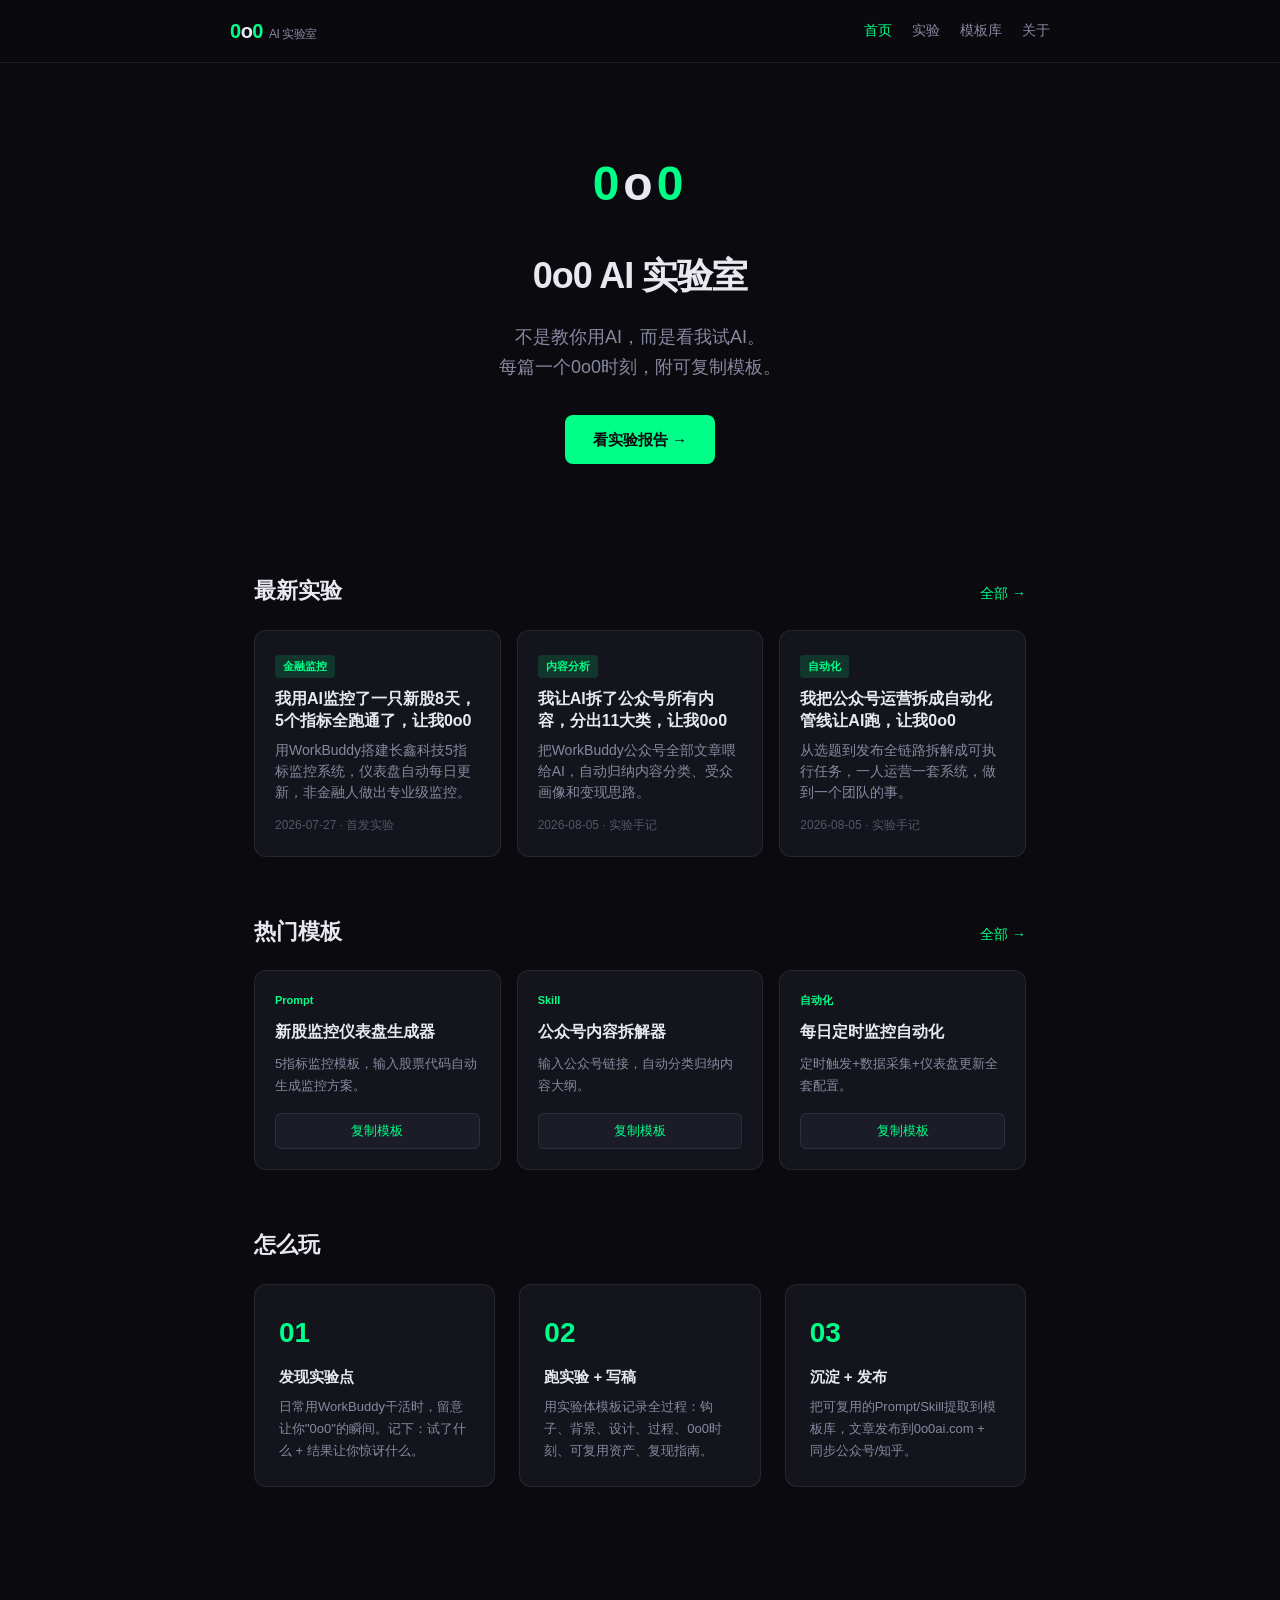
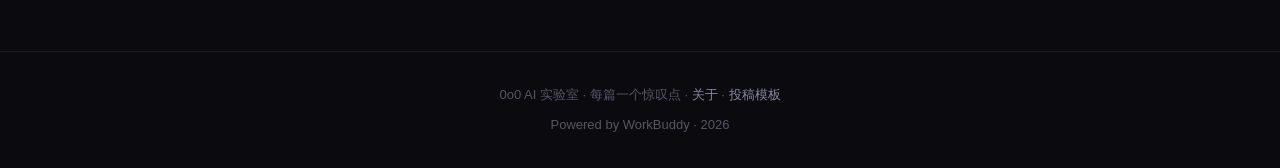
<file: index.html>
<!DOCTYPE html>
<html lang="zh-CN">
<head>
<meta charset="UTF-8">
<meta name="viewport" content="width=device-width, initial-scale=1.0">
<title>0o0 AI 实验室 - 看我试AI，每篇一个惊叹点</title>
<meta name="description" content="不是教你用AI，而是看我试AI。每篇一个0o0时刻，附可复制模板。">
<link rel="stylesheet" href="css/style.css">
</head>
<body>

<header class="site-header">
    <div class="nav">
        <a href="index.html" class="logo">
            <span class="o">0</span>o<span class="o">0</span><span class="sub">AI 实验室</span>
        </a>
        <nav>
            <a href="index.html" class="active">首页</a>
            <a href="lab/index.html">实验</a>
            <a href="templates/index.html">模板库</a>
            <a href="about/index.html">关于</a>
        </nav>
    </div>
</header>

<div class="hero">
    <div class="eyes"><span class="o">0</span>o<span class="o">0</span></div>
    <h1>0o0 AI 实验室</h1>
    <p class="tagline">不是教你用AI，而是看我试AI。<br>每篇一个0o0时刻，附可复制模板。</p>
    <a href="lab/index.html" class="cta">看实验报告 →</a>
</div>

<div class="container">
    <div class="section">
        <div class="section-header">
            <h2>最新实验</h2>
            <a href="lab/index.html" class="more">全部 →</a>
        </div>
        <div class="card-grid">
            <div class="card" onclick="location.href='lab/experiment-template.html'">
                <span class="tag">金融监控</span>
                <h3>我用AI监控了一只新股8天，5个指标全跑通了，让我0o0</h3>
                <p>用WorkBuddy搭建长鑫科技5指标监控系统，仪表盘自动每日更新，非金融人做出专业级监控。</p>
                <div class="meta">2026-07-27 · 首发实验</div>
            </div>
            <div class="card" onclick="location.href='lab/experiment-template.html'">
                <span class="tag">内容分析</span>
                <h3>我让AI拆了公众号所有内容，分出11大类，让我0o0</h3>
                <p>把WorkBuddy公众号全部文章喂给AI，自动归纳内容分类、受众画像和变现思路。</p>
                <div class="meta">2026-08-05 · 实验手记</div>
            </div>
            <div class="card" onclick="location.href='lab/experiment-template.html'">
                <span class="tag">自动化</span>
                <h3>我把公众号运营拆成自动化管线让AI跑，让我0o0</h3>
                <p>从选题到发布全链路拆解成可执行任务，一人运营一套系统，做到一个团队的事。</p>
                <div class="meta">2026-08-05 · 实验手记</div>
            </div>
        </div>
    </div>

    <div class="section">
        <div class="section-header">
            <h2>热门模板</h2>
            <a href="templates/index.html" class="more">全部 →</a>
        </div>
        <div class="card-grid">
            <div class="template-card">
                <span class="badge">Prompt</span>
                <h3>新股监控仪表盘生成器</h3>
                <p>5指标监控模板，输入股票代码自动生成监控方案。</p>
                <button class="copy-btn" onclick="copyText(this, 'lab-experiment-template')">复制模板</button>
            </div>
            <div class="template-card">
                <span class="badge">Skill</span>
                <h3>公众号内容拆解器</h3>
                <p>输入公众号链接，自动分类归纳内容大纲。</p>
                <button class="copy-btn" onclick="copyText(this, 'lab-experiment-template')">复制模板</button>
            </div>
            <div class="template-card">
                <span class="badge">自动化</span>
                <h3>每日定时监控自动化</h3>
                <p>定时触发+数据采集+仪表盘更新全套配置。</p>
                <button class="copy-btn" onclick="copyText(this, 'lab-experiment-template')">复制模板</button>
            </div>
        </div>
    </div>

    <div class="section">
        <div class="section-header">
            <h2>怎么玩</h2>
        </div>
        <div class="steps">
            <div class="step">
                <div class="num">01</div>
                <h3>发现实验点</h3>
                <p>日常用WorkBuddy干活时，留意让你"0o0"的瞬间。记下：试了什么 + 结果让你惊讶什么。</p>
            </div>
            <div class="step">
                <div class="num">02</div>
                <h3>跑实验 + 写稿</h3>
                <p>用实验体模板记录全过程：钩子、背景、设计、过程、0o0时刻、可复用资产、复现指南。</p>
            </div>
            <div class="step">
                <div class="num">03</div>
                <h3>沉淀 + 发布</h3>
                <p>把可复用的Prompt/Skill提取到模板库，文章发布到0o0ai.com + 同步公众号/知乎。</p>
            </div>
        </div>
    </div>
</div>

<footer class="site-footer">
    <p>0o0 AI 实验室 · 每篇一个惊叹点 · <a href="about/index.html">关于</a> · <a href="lab/experiment-template.html">投稿模板</a></p>
    <p style="margin-top:8px;"> Powered by WorkBuddy · 2026</p>
</footer>

<script>
function copyText(btn, page) {
    var original = btn.textContent;
    btn.textContent = '已复制! 去' + page;
    btn.style.background = 'var(--accent-dim)';
    setTimeout(function() { btn.textContent = original; btn.style.background = ''; }, 2000);
}
</script>

</body>
</html>
</file>
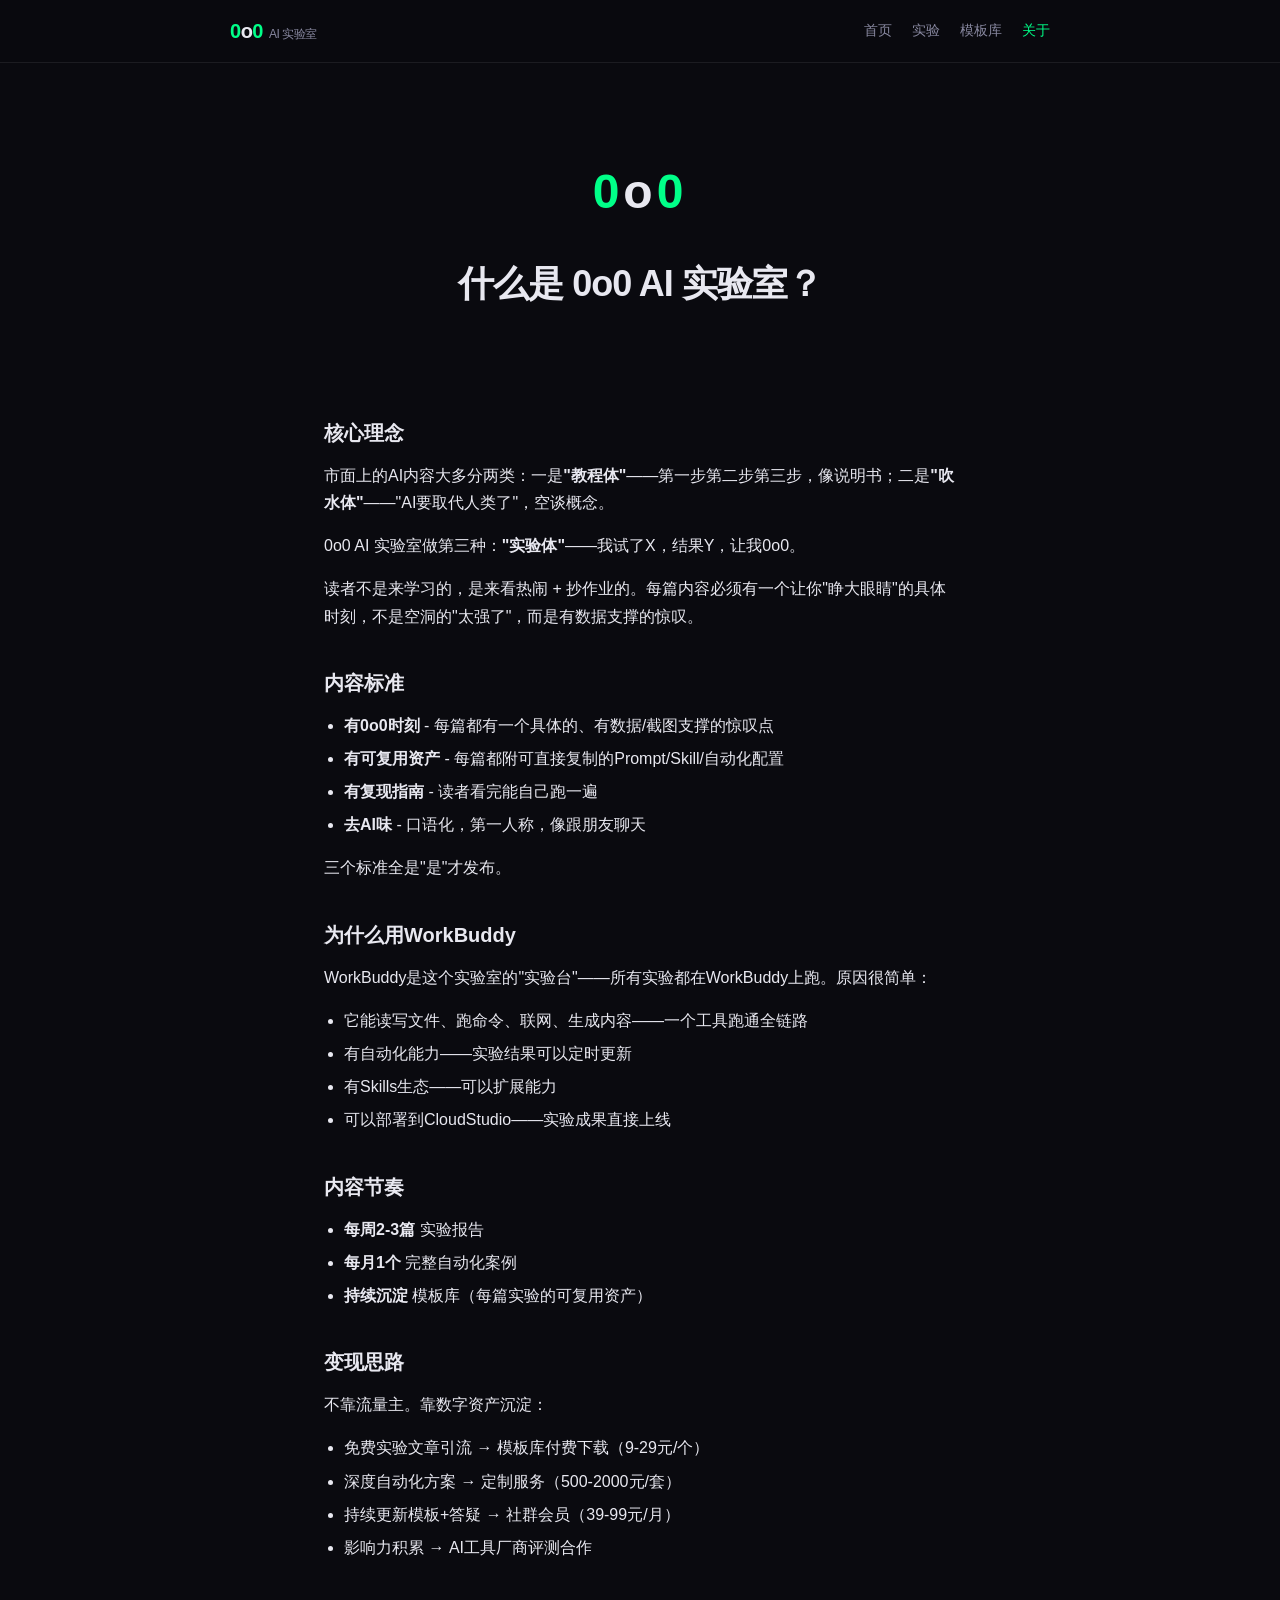
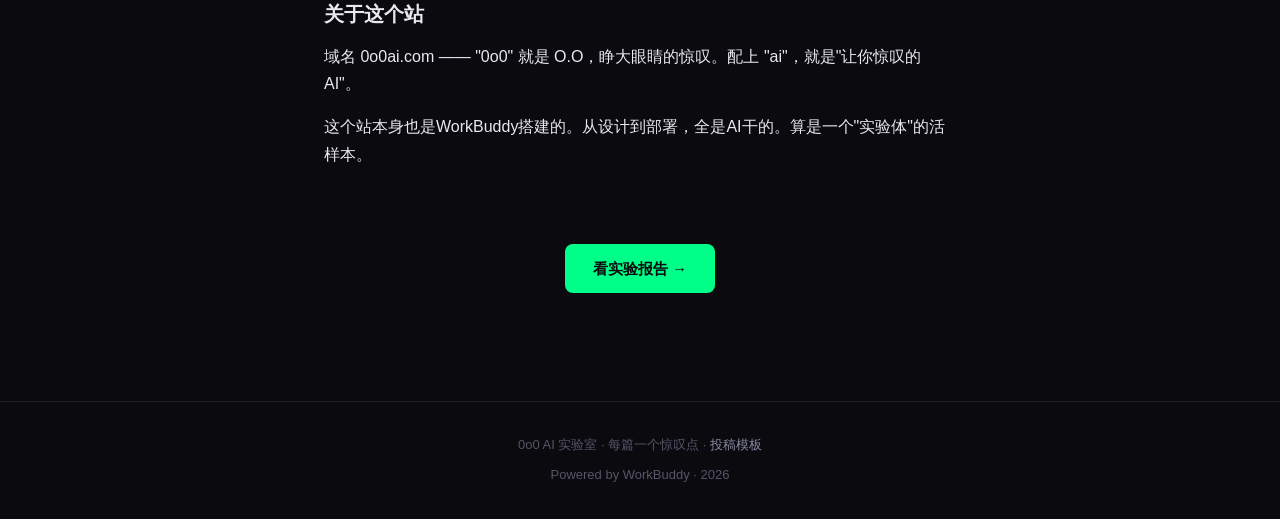
<file: about/index.html>
<!DOCTYPE html>
<html lang="zh-CN">
<head>
<meta charset="UTF-8">
<meta name="viewport" content="width=device-width, initial-scale=1.0">
<title>关于 - 0o0 AI 实验室</title>
<link rel="stylesheet" href="../css/style.css">
</head>
<body>

<header class="site-header">
    <div class="nav">
        <a href="../index.html" class="logo">
            <span class="o">0</span>o<span class="o">0</span><span class="sub">AI 实验室</span>
        </a>
        <nav>
            <a href="../index.html">首页</a>
            <a href="../lab/index.html">实验</a>
            <a href="../templates/index.html">模板库</a>
            <a href="index.html" class="active">关于</a>
        </nav>
    </div>
</header>

<div class="container" style="max-width:680px;">
    <div class="hero" style="padding:40px 0 30px;">
        <div class="eyes"><span class="o">0</span>o<span class="o">0</span></div>
        <h1>什么是 0o0 AI 实验室？</h1>
    </div>

    <article class="article">
        <h2>核心理念</h2>
        <p>市面上的AI内容大多分两类：一是<strong>"教程体"</strong>——第一步第二步第三步，像说明书；二是<strong>"吹水体"</strong>——"AI要取代人类了"，空谈概念。</p>
        <p>0o0 AI 实验室做第三种：<strong>"实验体"</strong>——我试了X，结果Y，让我0o0。</p>
        <p>读者不是来学习的，是来看热闹 + 抄作业的。每篇内容必须有一个让你"睁大眼睛"的具体时刻，不是空洞的"太强了"，而是有数据支撑的惊叹。</p>

        <h2>内容标准</h2>
        <ul>
            <li><strong>有0o0时刻</strong> - 每篇都有一个具体的、有数据/截图支撑的惊叹点</li>
            <li><strong>有可复用资产</strong> - 每篇都附可直接复制的Prompt/Skill/自动化配置</li>
            <li><strong>有复现指南</strong> - 读者看完能自己跑一遍</li>
            <li><strong>去AI味</strong> - 口语化，第一人称，像跟朋友聊天</li>
        </ul>
        <p>三个标准全是"是"才发布。</p>

        <h2>为什么用WorkBuddy</h2>
        <p>WorkBuddy是这个实验室的"实验台"——所有实验都在WorkBuddy上跑。原因很简单：</p>
        <ul>
            <li>它能读写文件、跑命令、联网、生成内容——一个工具跑通全链路</li>
            <li>有自动化能力——实验结果可以定时更新</li>
            <li>有Skills生态——可以扩展能力</li>
            <li>可以部署到CloudStudio——实验成果直接上线</li>
        </ul>

        <h2>内容节奏</h2>
        <ul>
            <li><strong>每周2-3篇</strong> 实验报告</li>
            <li><strong>每月1个</strong> 完整自动化案例</li>
            <li><strong>持续沉淀</strong> 模板库（每篇实验的可复用资产）</li>
        </ul>

        <h2>变现思路</h2>
        <p>不靠流量主。靠数字资产沉淀：</p>
        <ul>
            <li>免费实验文章引流 → 模板库付费下载（9-29元/个）</li>
            <li>深度自动化方案 → 定制服务（500-2000元/套）</li>
            <li>持续更新模板+答疑 → 社群会员（39-99元/月）</li>
            <li>影响力积累 → AI工具厂商评测合作</li>
        </ul>

        <h2>关于这个站</h2>
        <p>域名 0o0ai.com —— "0o0" 就是 O.O，睁大眼睛的惊叹。配上 "ai"，就是"让你惊叹的AI"。</p>
        <p>这个站本身也是WorkBuddy搭建的。从设计到部署，全是AI干的。算是一个"实验体"的活样本。</p>
    </article>

    <div style="text-align:center;margin-top:40px;">
        <a href="../lab/index.html" style="display:inline-flex;align-items:center;gap:8px;background:var(--accent);color:var(--bg);padding:12px 28px;border-radius:8px;font-weight:600;font-size:15px;">看实验报告 →</a>
    </div>
</div>

<footer class="site-footer">
    <p>0o0 AI 实验室 · 每篇一个惊叹点 · <a href="../lab/experiment-template.html">投稿模板</a></p>
    <p style="margin-top:8px;">Powered by WorkBuddy · 2026</p>
</footer>

</body>
</html>
</file>
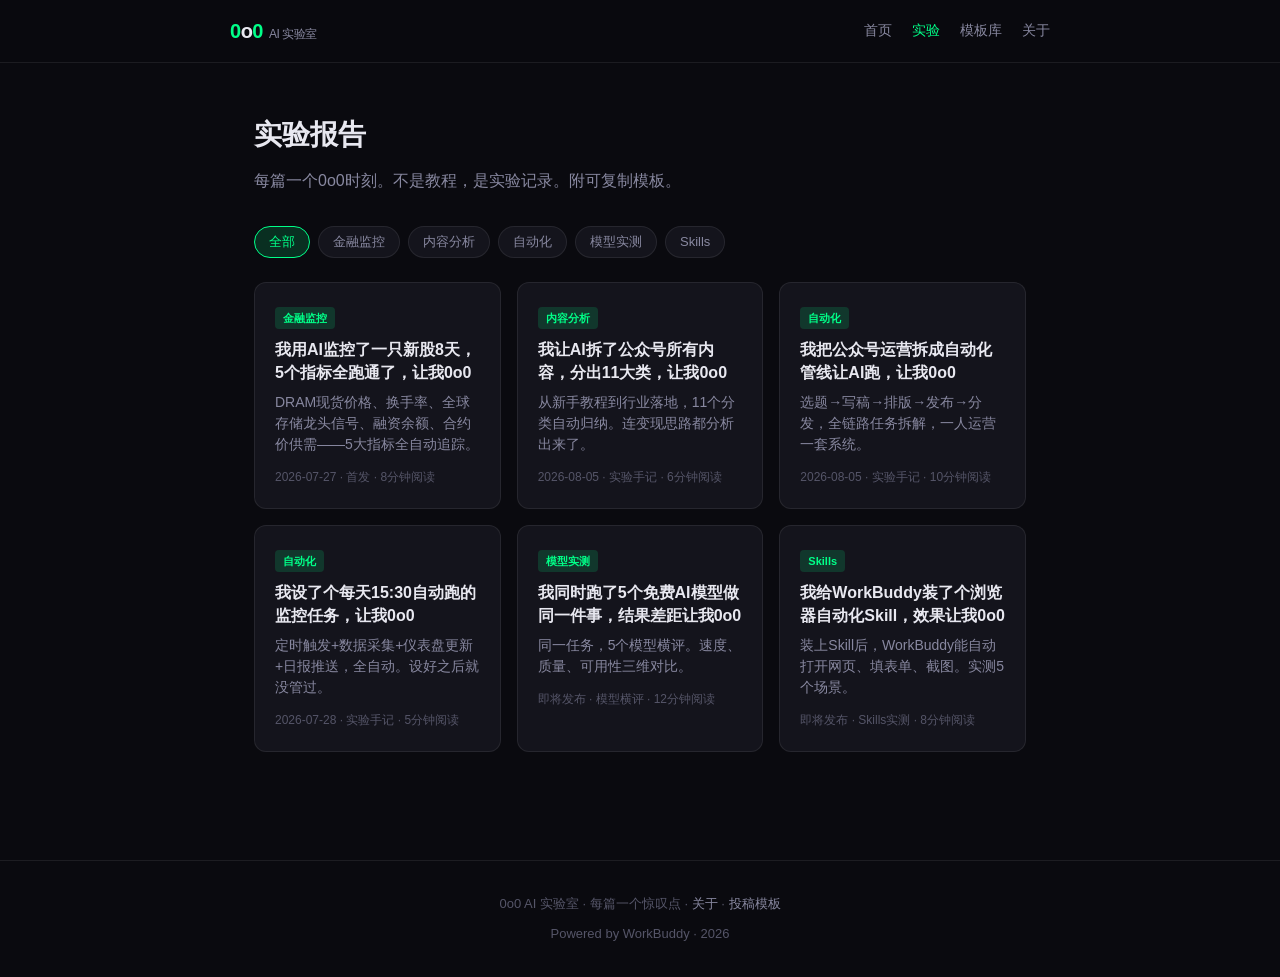
<file: lab/index.html>
<!DOCTYPE html>
<html lang="zh-CN">
<head>
<meta charset="UTF-8">
<meta name="viewport" content="width=device-width, initial-scale=1.0">
<title>实验报告 - 0o0 AI 实验室</title>
<link rel="stylesheet" href="../css/style.css">
</head>
<body>

<header class="site-header">
    <div class="nav">
        <a href="../index.html" class="logo">
            <span class="o">0</span>o<span class="o">0</span><span class="sub">AI 实验室</span>
        </a>
        <nav>
            <a href="../index.html">首页</a>
            <a href="index.html" class="active">实验</a>
            <a href="../templates/index.html">模板库</a>
            <a href="../about/index.html">关于</a>
        </nav>
    </div>
</header>

<div class="container">
    <h1 style="font-size:28px;font-weight:700;margin-bottom:8px;">实验报告</h1>
    <p style="color:var(--text-muted);margin-bottom:32px;">每篇一个0o0时刻。不是教程，是实验记录。附可复制模板。</p>

    <div class="filter-bar">
        <button class="active" onclick="filterExperiments(this, 'all')">全部</button>
        <button onclick="filterExperiments(this, 'finance')">金融监控</button>
        <button onclick="filterExperiments(this, 'content')">内容分析</button>
        <button onclick="filterExperiments(this, 'automation')">自动化</button>
        <button onclick="filterExperiments(this, 'model')">模型实测</button>
        <button onclick="filterExperiments(this, 'skill')">Skills</button>
    </div>

    <div class="card-grid" id="experiment-list">
        <div class="card" data-category="finance" onclick="location.href='experiment-template.html'">
            <span class="tag">金融监控</span>
            <h3>我用AI监控了一只新股8天，5个指标全跑通了，让我0o0</h3>
            <p>DRAM现货价格、换手率、全球存储龙头信号、融资余额、合约价供需——5大指标全自动追踪。</p>
            <div class="meta">2026-07-27 · 首发 · 8分钟阅读</div>
        </div>
        <div class="card" data-category="content" onclick="location.href='experiment-template.html'">
            <span class="tag">内容分析</span>
            <h3>我让AI拆了公众号所有内容，分出11大类，让我0o0</h3>
            <p>从新手教程到行业落地，11个分类自动归纳。连变现思路都分析出来了。</p>
            <div class="meta">2026-08-05 · 实验手记 · 6分钟阅读</div>
        </div>
        <div class="card" data-category="automation" onclick="location.href='experiment-template.html'">
            <span class="tag">自动化</span>
            <h3>我把公众号运营拆成自动化管线让AI跑，让我0o0</h3>
            <p>选题→写稿→排版→发布→分发，全链路任务拆解，一人运营一套系统。</p>
            <div class="meta">2026-08-05 · 实验手记 · 10分钟阅读</div>
        </div>
        <div class="card" data-category="automation" onclick="location.href='experiment-template.html'">
            <span class="tag">自动化</span>
            <h3>我设了个每天15:30自动跑的监控任务，让我0o0</h3>
            <p>定时触发+数据采集+仪表盘更新+日报推送，全自动。设好之后就没管过。</p>
            <div class="meta">2026-07-28 · 实验手记 · 5分钟阅读</div>
        </div>
        <div class="card" data-category="model" onclick="location.href='experiment-template.html'">
            <span class="tag">模型实测</span>
            <h3>我同时跑了5个免费AI模型做同一件事，结果差距让我0o0</h3>
            <p>同一任务，5个模型横评。速度、质量、可用性三维对比。</p>
            <div class="meta">即将发布 · 模型横评 · 12分钟阅读</div>
        </div>
        <div class="card" data-category="skill" onclick="location.href='experiment-template.html'">
            <span class="tag">Skills</span>
            <h3>我给WorkBuddy装了个浏览器自动化Skill，效果让我0o0</h3>
            <p>装上Skill后，WorkBuddy能自动打开网页、填表单、截图。实测5个场景。</p>
            <div class="meta">即将发布 · Skills实测 · 8分钟阅读</div>
        </div>
    </div>
</div>

<footer class="site-footer">
    <p>0o0 AI 实验室 · 每篇一个惊叹点 · <a href="../about/index.html">关于</a> · <a href="experiment-template.html">投稿模板</a></p>
    <p style="margin-top:8px;">Powered by WorkBuddy · 2026</p>
</footer>

<script>
function filterExperiments(btn, category) {
    document.querySelectorAll('.filter-bar button').forEach(function(b) { b.classList.remove('active'); });
    btn.classList.add('active');
    document.querySelectorAll('#experiment-list .card').forEach(function(card) {
        if (category === 'all' || card.dataset.category === category) {
            card.style.display = '';
        } else {
            card.style.display = 'none';
        }
    });
}
</script>

</body>
</html>
</file>
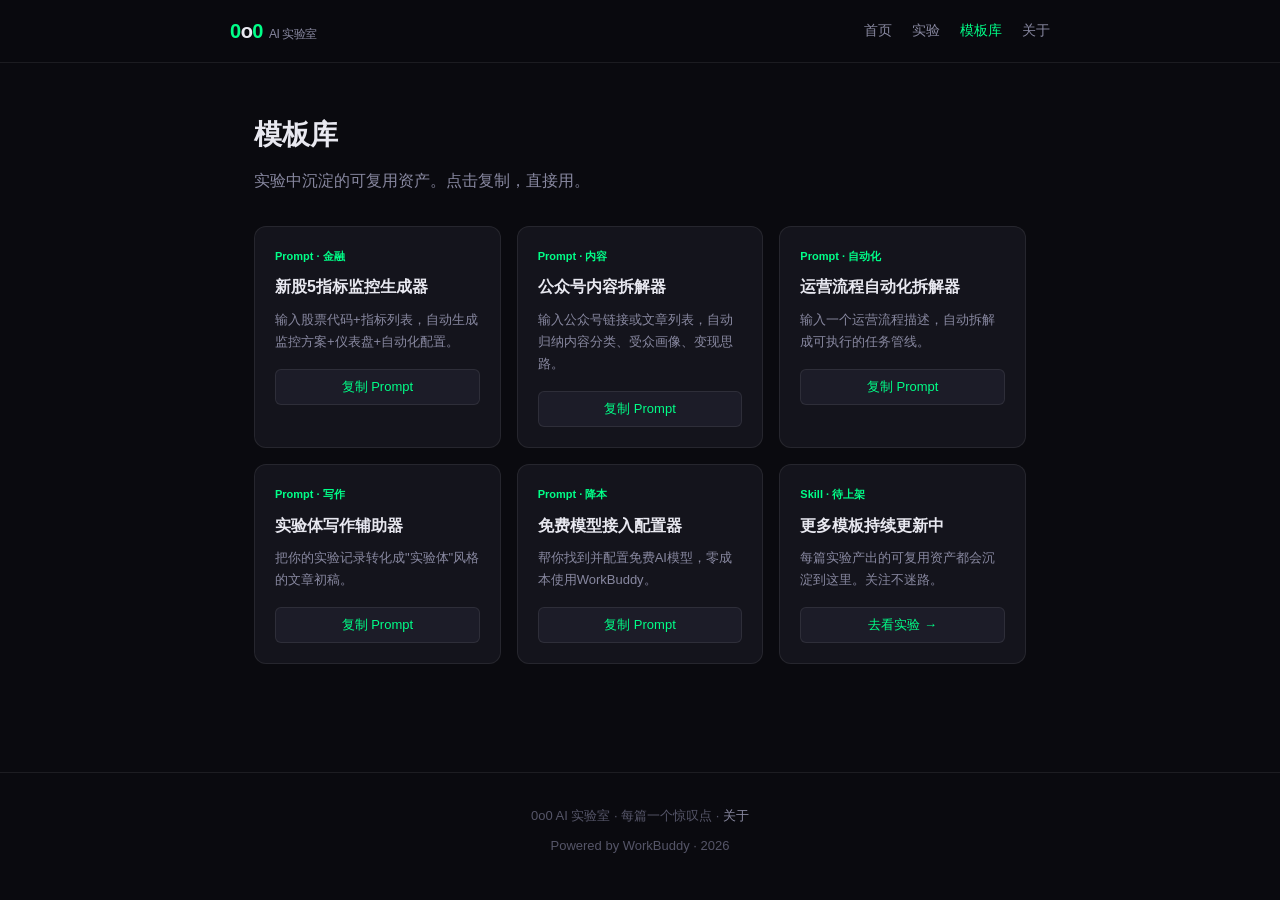
<file: templates/index.html>
<!DOCTYPE html>
<html lang="zh-CN">
<head>
<meta charset="UTF-8">
<meta name="viewport" content="width=device-width, initial-scale=1.0">
<title>模板库 - 0o0 AI 实验室</title>
<link rel="stylesheet" href="../css/style.css">
</head>
<body>

<header class="site-header">
    <div class="nav">
        <a href="../index.html" class="logo">
            <span class="o">0</span>o<span class="o">0</span><span class="sub">AI 实验室</span>
        </a>
        <nav>
            <a href="../index.html">首页</a>
            <a href="../lab/index.html">实验</a>
            <a href="index.html" class="active">模板库</a>
            <a href="../about/index.html">关于</a>
        </nav>
    </div>
</header>

<div class="container">
    <h1 style="font-size:28px;font-weight:700;margin-bottom:8px;">模板库</h1>
    <p style="color:var(--text-muted);margin-bottom:32px;">实验中沉淀的可复用资产。点击复制，直接用。</p>

    <div class="card-grid">
        <div class="template-card">
            <span class="badge">Prompt · 金融</span>
            <h3>新股5指标监控生成器</h3>
            <p>输入股票代码+指标列表，自动生成监控方案+仪表盘+自动化配置。</p>
            <pre style="display:none;" id="tpl-monitor">帮我搭建一个新股监控系统，要求：
1. 股票代码：[填入]
2. 监控指标（5个）：
   - 现货价格指数（每日）
   - 换手率与筹码沉淀（每日）
   - 龙头先行信号（每周）
   - 融资余额与资金结构（每日T+1）
   - 合约价与供需周期（每月）
3. 数据源：westock-data + WebFetch
4. 输出：HTML仪表盘 + 每日日报
5. 自动化：每天15:30定时执行</pre>
            <button class="copy-btn" onclick="copyTemplate(this, 'tpl-monitor')">复制 Prompt</button>
        </div>

        <div class="template-card">
            <span class="badge">Prompt · 内容</span>
            <h3>公众号内容拆解器</h3>
            <p>输入公众号链接或文章列表，自动归纳内容分类、受众画像、变现思路。</p>
            <pre style="display:none;" id="tpl-content">帮我分析以下公众号的内容大纲：
1. 抓取/输入所有文章标题
2. 按主题自动分类（≤12个分类）
3. 每个分类列出代表性文章
4. 分析内容节奏（发布频率、高峰期）
5. 分析受众画像（核心受众+延伸受众）
6. 提炼变现思路（不只靠流量主）
输出格式：分类表格 + 特征总结表</pre>
            <button class="copy-btn" onclick="copyTemplate(this, 'tpl-content')">复制 Prompt</button>
        </div>

        <div class="template-card">
            <span class="badge">Prompt · 自动化</span>
            <h3>运营流程自动化拆解器</h3>
            <p>输入一个运营流程描述，自动拆解成可执行的任务管线。</p>
            <pre style="display:none;" id="tpl-automation">帮我把以下运营流程拆解成自动化任务管线：
流程描述：[填入你的流程]
要求：
1. 拆成可独立执行的子任务
2. 每个任务标注：输入、输出、工具、预计耗时
3. 标注任务依赖关系（哪个要先完成）
4. 标注哪些可以并行、哪些必须串行
5. 估算总耗时 vs 人工操作耗时
输出：任务清单 + 流程图描述</pre>
            <button class="copy-btn" onclick="copyTemplate(this, 'tpl-automation')">复制 Prompt</button>
        </div>

        <div class="template-card">
            <span class="badge">Prompt · 写作</span>
            <h3>实验体写作辅助器</h3>
            <p>把你的实验记录转化成"实验体"风格的文章初稿。</p>
            <pre style="display:none;" id="tpl-writing">帮我把以下实验记录写成"实验体"文章：
实验记录：[粘贴你的记录]
写作要求：
1. 标题公式：我试了X，结果Y，让我0o0
2. 结构：钩子→背景→设计→过程→0o0时刻→可复用资产→复现指南
3. 风格：第一人称、口语化、短句、有数据有截图位
4. 去AI味：不用"首先其次最后"，像跟朋友聊天
5. 每个结论配数据，不空谈
6. 0o0时刻要具体：不说"太强了"，说具体数字</pre>
            <button class="copy-btn" onclick="copyTemplate(this, 'tpl-writing')">复制 Prompt</button>
        </div>

        <div class="template-card">
            <span class="badge">Prompt · 降本</span>
            <h3>免费模型接入配置器</h3>
            <p>帮你找到并配置免费AI模型，零成本使用WorkBuddy。</p>
            <pre style="display:none;" id="tpl-free-model">帮我配置免费AI模型接入WorkBuddy：
1. 列出当前可用的免费模型方案
2. 每个方案标注：模型名、免费额度、接入方式、限制
3. 对比各方案的速度、质量、稳定性
4. 给出推荐方案（分场景：日常/重度/创作）
5. 附配置步骤</pre>
            <button class="copy-btn" onclick="copyTemplate(this, 'tpl-free-model')">复制 Prompt</button>
        </div>

        <div class="template-card">
            <span class="badge">Skill · 待上架</span>
            <h3>更多模板持续更新中</h3>
            <p>每篇实验产出的可复用资产都会沉淀到这里。关注不迷路。</p>
            <button class="copy-btn" onclick="location.href='../lab/index.html'">去看实验 →</button>
        </div>
    </div>
</div>

<footer class="site-footer">
    <p>0o0 AI 实验室 · 每篇一个惊叹点 · <a href="../about/index.html">关于</a></p>
    <p style="margin-top:8px;">Powered by WorkBuddy · 2026</p>
</footer>

<script>
function copyTemplate(btn, id) {
    var text = document.getElementById(id).textContent;
    navigator.clipboard.writeText(text).then(function() {
        var original = btn.textContent;
        btn.textContent = '已复制!';
        btn.style.background = 'var(--accent-dim)';
        setTimeout(function() { btn.textContent = original; btn.style.background = ''; }, 2000);
    }).catch(function() {
        var original = btn.textContent;
        btn.textContent = '复制失败，手动选';
        setTimeout(function() { btn.textContent = original; }, 2000);
    });
}
</script>

</body>
</html>
</file>
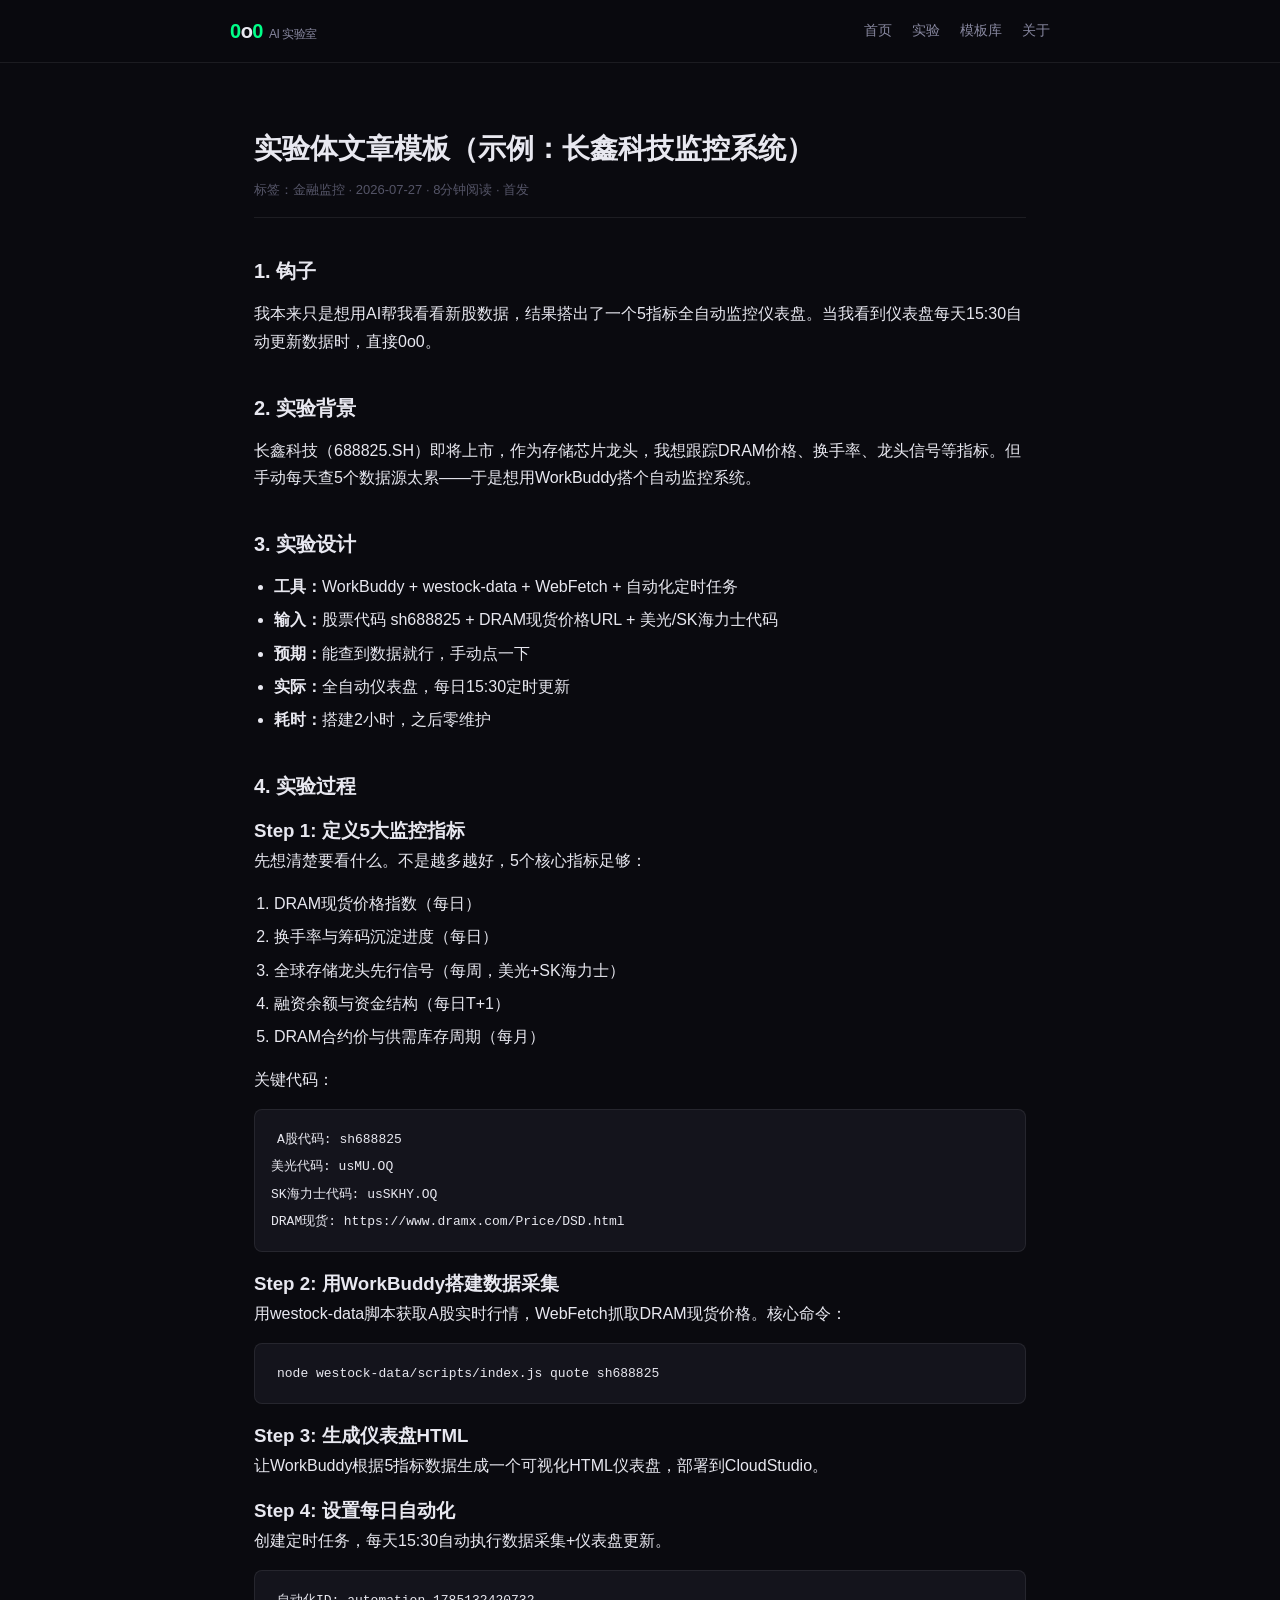
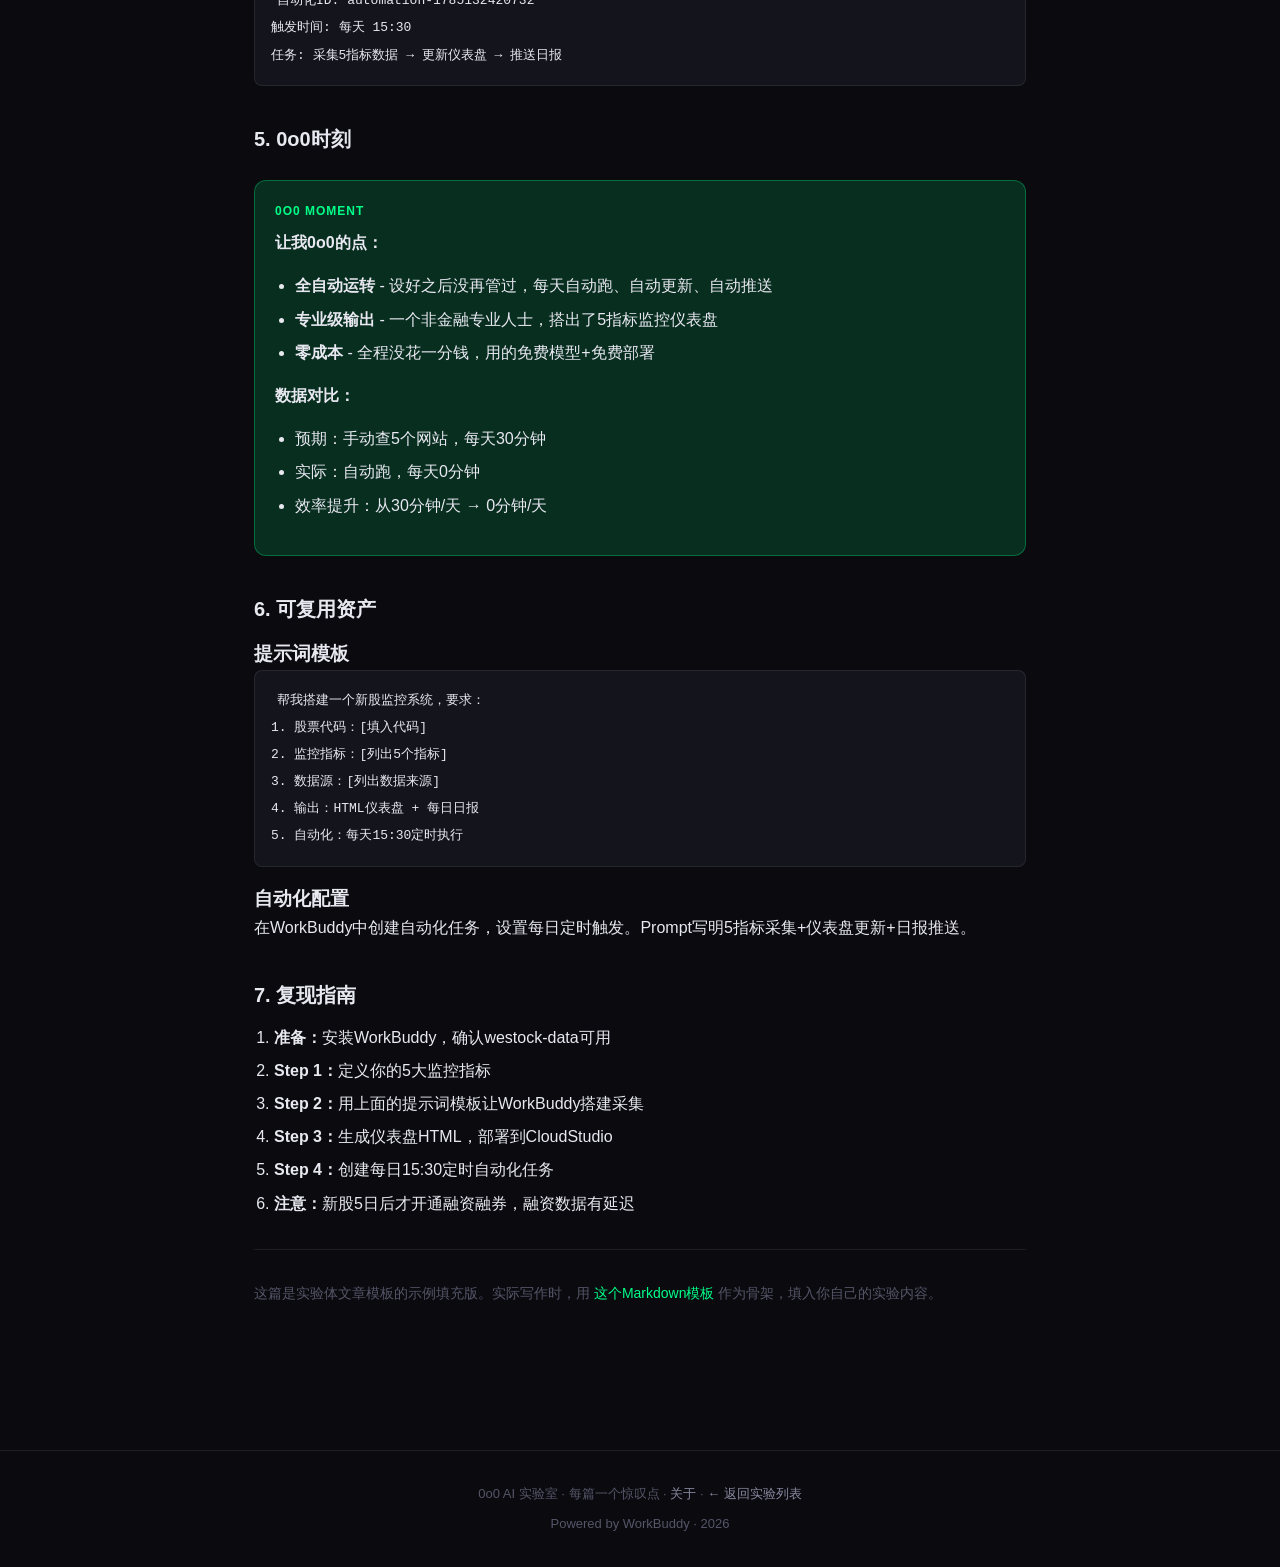
<file: lab/experiment-template.html>
<!DOCTYPE html>
<html lang="zh-CN">
<head>
<meta charset="UTF-8">
<meta name="viewport" content="width=device-width, initial-scale=1.0">
<title>实验模板 - 0o0 AI 实验室</title>
<link rel="stylesheet" href="../css/style.css">
</head>
<body>

<header class="site-header">
    <div class="nav">
        <a href="../index.html" class="logo">
            <span class="o">0</span>o<span class="o">0</span><span class="sub">AI 实验室</span>
        </a>
        <nav>
            <a href="../index.html">首页</a>
            <a href="index.html">实验</a>
            <a href="../templates/index.html">模板库</a>
            <a href="../about/index.html">关于</a>
        </nav>
    </div>
</header>

<div class="container">
<article class="article">

<h1>实验体文章模板（示例：长鑫科技监控系统）</h1>
<div class="meta-line">
    标签：金融监控 · 2026-07-27 · 8分钟阅读 · 首发
</div>

<h2>1. 钩子</h2>
<p>我本来只是想用AI帮我看看新股数据，结果搭出了一个5指标全自动监控仪表盘。当我看到仪表盘每天15:30自动更新数据时，直接0o0。</p>

<h2>2. 实验背景</h2>
<p>长鑫科技（688825.SH）即将上市，作为存储芯片龙头，我想跟踪DRAM价格、换手率、龙头信号等指标。但手动每天查5个数据源太累——于是想用WorkBuddy搭个自动监控系统。</p>

<h2>3. 实验设计</h2>
<ul>
    <li><strong>工具：</strong>WorkBuddy + westock-data + WebFetch + 自动化定时任务</li>
    <li><strong>输入：</strong>股票代码 sh688825 + DRAM现货价格URL + 美光/SK海力士代码</li>
    <li><strong>预期：</strong>能查到数据就行，手动点一下</li>
    <li><strong>实际：</strong>全自动仪表盘，每日15:30定时更新</li>
    <li><strong>耗时：</strong>搭建2小时，之后零维护</li>
</ul>

<h2>4. 实验过程</h2>

<h3>Step 1: 定义5大监控指标</h3>
<p>先想清楚要看什么。不是越多越好，5个核心指标足够：</p>
<ol>
    <li>DRAM现货价格指数（每日）</li>
    <li>换手率与筹码沉淀进度（每日）</li>
    <li>全球存储龙头先行信号（每周，美光+SK海力士）</li>
    <li>融资余额与资金结构（每日T+1）</li>
    <li>DRAM合约价与供需库存周期（每月）</li>
</ol>
<p>关键代码：</p>
<pre><code>A股代码: sh688825
美光代码: usMU.OQ
SK海力士代码: usSKHY.OQ
DRAM现货: https://www.dramx.com/Price/DSD.html</code></pre>

<h3>Step 2: 用WorkBuddy搭建数据采集</h3>
<p>用westock-data脚本获取A股实时行情，WebFetch抓取DRAM现货价格。核心命令：</p>
<pre><code>node westock-data/scripts/index.js quote sh688825</code></pre>

<h3>Step 3: 生成仪表盘HTML</h3>
<p>让WorkBuddy根据5指标数据生成一个可视化HTML仪表盘，部署到CloudStudio。</p>

<h3>Step 4: 设置每日自动化</h3>
<p>创建定时任务，每天15:30自动执行数据采集+仪表盘更新。</p>
<pre><code>自动化ID: automation-1785132420732
触发时间: 每天 15:30
任务: 采集5指标数据 → 更新仪表盘 → 推送日报</code></pre>

<h2>5. 0o0时刻</h2>

<div class="oo-zero">
    <div class="label">0O0 MOMENT</div>
    <p><strong>让我0o0的点：</strong></p>
    <ul>
        <li><strong>全自动运转</strong> - 设好之后没再管过，每天自动跑、自动更新、自动推送</li>
        <li><strong>专业级输出</strong> - 一个非金融专业人士，搭出了5指标监控仪表盘</li>
        <li><strong>零成本</strong> - 全程没花一分钱，用的免费模型+免费部署</li>
    </ul>
    <p><strong>数据对比：</strong></p>
    <ul>
        <li>预期：手动查5个网站，每天30分钟</li>
        <li>实际：自动跑，每天0分钟</li>
        <li>效率提升：从30分钟/天 → 0分钟/天</li>
    </ul>
</div>

<h2>6. 可复用资产</h2>

<h3>提示词模板</h3>
<pre><code>帮我搭建一个新股监控系统，要求：
1. 股票代码：[填入代码]
2. 监控指标：[列出5个指标]
3. 数据源：[列出数据来源]
4. 输出：HTML仪表盘 + 每日日报
5. 自动化：每天15:30定时执行</code></pre>

<h3>自动化配置</h3>
<p>在WorkBuddy中创建自动化任务，设置每日定时触发。Prompt写明5指标采集+仪表盘更新+日报推送。</p>

<h2>7. 复现指南</h2>
<ol>
    <li><strong>准备：</strong>安装WorkBuddy，确认westock-data可用</li>
    <li><strong>Step 1：</strong>定义你的5大监控指标</li>
    <li><strong>Step 2：</strong>用上面的提示词模板让WorkBuddy搭建采集</li>
    <li><strong>Step 3：</strong>生成仪表盘HTML，部署到CloudStudio</li>
    <li><strong>Step 4：</strong>创建每日15:30定时自动化任务</li>
    <li><strong>注意：</strong>新股5日后才开通融资融券，融资数据有延迟</li>
</ol>

<hr style="border:none;border-top:1px solid var(--border);margin:32px 0;">

<p style="color:var(--text-dim);font-size:14px;">这篇是实验体文章模板的示例填充版。实际写作时，用 <a href="../content/experiment-template.md">这个Markdown模板</a> 作为骨架，填入你自己的实验内容。</p>

</article>
</div>

<footer class="site-footer">
    <p>0o0 AI 实验室 · 每篇一个惊叹点 · <a href="../about/index.html">关于</a> · <a href="index.html">← 返回实验列表</a></p>
    <p style="margin-top:8px;">Powered by WorkBuddy · 2026</p>
</footer>

</body>
</html>
</file>
<file: css/style.css>
:root {
    --bg: #0a0a0f;
    --surface: #14141c;
    --surface-2: #1c1c28;
    --accent: #00ff88;
    --accent-dim: rgba(0, 255, 136, 0.15);
    --text: #e8e8f0;
    --text-muted: #8888a0;
    --text-dim: #555568;
    --border: rgba(255, 255, 255, 0.08);
    --border-hover: rgba(0, 255, 136, 0.3);
    --radius: 12px;
    --radius-sm: 8px;
    --max-width: 820px;
    --font: -apple-system, BlinkMacSystemFont, "Segoe UI", "PingFang SC", "Microsoft YaHei", sans-serif;
    --mono: "SF Mono", "Fira Code", "Cascadia Code", Consolas, monospace;
}

* { margin: 0; padding: 0; box-sizing: border-box; }

body {
    background: var(--bg);
    color: var(--text);
    font-family: var(--font);
    font-size: 16px;
    line-height: 1.7;
    -webkit-font-smoothing: antialiased;
}

a { color: var(--accent); text-decoration: none; transition: color 0.2s; }
a:hover { color: #66ffaa; }

/* Header */
.site-header {
    position: sticky;
    top: 0;
    z-index: 100;
    background: rgba(10, 10, 15, 0.85);
    backdrop-filter: blur(12px);
    border-bottom: 1px solid var(--border);
    padding: 14px 24px;
}
.site-header .nav {
    max-width: var(--max-width);
    margin: 0 auto;
    display: flex;
    align-items: center;
    justify-content: space-between;
}
.site-header .logo {
    font-size: 20px;
    font-weight: 700;
    color: var(--text);
    letter-spacing: -0.5px;
}
.site-header .logo .o { color: var(--accent); }
.site-header .logo .sub { font-size: 12px; color: var(--text-muted); font-weight: 400; margin-left: 6px; }
.site-header nav { display: flex; gap: 20px; }
.site-header nav a { color: var(--text-muted); font-size: 14px; font-weight: 500; }
.site-header nav a:hover { color: var(--text); }
.site-header nav a.active { color: var(--accent); }

/* Layout */
.container {
    max-width: var(--max-width);
    margin: 0 auto;
    padding: 48px 24px;
}

/* Hero */
.hero {
    text-align: center;
    padding: 80px 24px 60px;
}
.hero .eyes {
    font-size: 48px;
    letter-spacing: 4px;
    margin-bottom: 20px;
    font-weight: 700;
}
.hero .eyes .o { color: var(--accent); }
.hero .eyes .dash { color: var(--text-dim); margin: 0 4px; }
.hero h1 {
    font-size: 36px;
    font-weight: 700;
    letter-spacing: -1px;
    margin-bottom: 16px;
}
.hero .tagline {
    font-size: 18px;
    color: var(--text-muted);
    max-width: 500px;
    margin: 0 auto 32px;
}
.hero .cta {
    display: inline-flex;
    align-items: center;
    gap: 8px;
    background: var(--accent);
    color: var(--bg);
    padding: 12px 28px;
    border-radius: var(--radius-sm);
    font-weight: 600;
    font-size: 15px;
    transition: transform 0.15s, box-shadow 0.2s;
}
.hero .cta:hover { transform: translateY(-1px); box-shadow: 0 4px 20px rgba(0,255,136,0.3); }

/* Section */
.section { margin-bottom: 56px; }
.section-header {
    display: flex;
    align-items: baseline;
    justify-content: space-between;
    margin-bottom: 20px;
}
.section-header h2 { font-size: 22px; font-weight: 600; }
.section-header .more { font-size: 14px; }

/* Card grid */
.card-grid {
    display: grid;
    grid-template-columns: repeat(auto-fill, minmax(240px, 1fr));
    gap: 16px;
}
.card {
    background: var(--surface);
    border: 1px solid var(--border);
    border-radius: var(--radius);
    padding: 20px;
    transition: border-color 0.2s, transform 0.15s;
    cursor: pointer;
}
.card:hover { border-color: var(--border-hover); transform: translateY(-2px); }
.card .tag {
    display: inline-block;
    font-size: 11px;
    font-weight: 600;
    color: var(--accent);
    background: var(--accent-dim);
    padding: 2px 8px;
    border-radius: 4px;
    margin-bottom: 10px;
}
.card h3 { font-size: 16px; font-weight: 600; margin-bottom: 8px; line-height: 1.4; }
.card p { font-size: 14px; color: var(--text-muted); line-height: 1.5; }
.card .meta { font-size: 12px; color: var(--text-dim); margin-top: 12px; }

/* Template card */
.template-card {
    background: var(--surface);
    border: 1px solid var(--border);
    border-radius: var(--radius);
    padding: 20px;
    display: flex;
    flex-direction: column;
    gap: 8px;
}
.template-card .badge {
    font-size: 11px;
    color: var(--accent);
    font-weight: 600;
}
.template-card h3 { font-size: 16px; font-weight: 600; }
.template-card p { font-size: 13px; color: var(--text-muted); }
.template-card .copy-btn {
    margin-top: 8px;
    background: var(--surface-2);
    border: 1px solid var(--border);
    color: var(--accent);
    padding: 8px 16px;
    border-radius: 6px;
    font-size: 13px;
    font-weight: 500;
    cursor: pointer;
    font-family: var(--font);
    transition: background 0.2s;
}
.template-card .copy-btn:hover { background: var(--accent-dim); }

/* How it works */
.steps {
    display: flex;
    gap: 24px;
    flex-wrap: wrap;
}
.step {
    flex: 1;
    min-width: 200px;
    background: var(--surface);
    border: 1px solid var(--border);
    border-radius: var(--radius);
    padding: 24px;
}
.step .num {
    font-size: 28px;
    font-weight: 700;
    color: var(--accent);
    margin-bottom: 8px;
}
.step h3 { font-size: 15px; font-weight: 600; margin-bottom: 6px; }
.step p { font-size: 13px; color: var(--text-muted); }

/* Article */
.article { padding: 20px 0; }
.article h1 {
    font-size: 28px;
    font-weight: 700;
    line-height: 1.3;
    margin-bottom: 12px;
}
.article .meta-line {
    font-size: 13px;
    color: var(--text-dim);
    margin-bottom: 32px;
    padding-bottom: 16px;
    border-bottom: 1px solid var(--border);
}
.article h2 {
    font-size: 20px;
    font-weight: 600;
    margin-top: 36px;
    margin-bottom: 12px;
    color: var(--text);
}
.article h2 .emoji { font-size: 18px; margin-right: 6px; }
.article p { margin-bottom: 16px; color: var(--text); }
.article ul, .article ol { margin: 0 0 16px 20px; }
.article li { margin-bottom: 6px; }
.article code {
    background: var(--surface-2);
    padding: 2px 6px;
    border-radius: 4px;
    font-family: var(--mono);
    font-size: 13px;
    color: var(--accent);
}
.article pre {
    background: var(--surface);
    border: 1px solid var(--border);
    border-radius: var(--radius-sm);
    padding: 16px;
    overflow-x: auto;
    margin-bottom: 16px;
}
.article pre code { background: none; color: var(--text); }
.article blockquote {
    border-left: 3px solid var(--accent);
    padding-left: 16px;
    color: var(--text-muted);
    margin-bottom: 16px;
}
.article .oo-zero {
    background: var(--accent-dim);
    border: 1px solid var(--border-hover);
    border-radius: var(--radius);
    padding: 20px;
    margin: 24px 0;
}
.article .oo-zero .label {
    font-size: 12px;
    font-weight: 700;
    color: var(--accent);
    letter-spacing: 1px;
    margin-bottom: 8px;
}

/* Filter bar */
.filter-bar {
    display: flex;
    gap: 8px;
    flex-wrap: wrap;
    margin-bottom: 24px;
}
.filter-bar button {
    background: var(--surface);
    border: 1px solid var(--border);
    color: var(--text-muted);
    padding: 6px 14px;
    border-radius: 20px;
    font-size: 13px;
    cursor: pointer;
    font-family: var(--font);
    transition: all 0.2s;
}
.filter-bar button:hover { border-color: var(--border-hover); color: var(--text); }
.filter-bar button.active { background: var(--accent-dim); border-color: var(--accent); color: var(--accent); }

/* Footer */
.site-footer {
    border-top: 1px solid var(--border);
    padding: 32px 24px;
    text-align: center;
    color: var(--text-dim);
    font-size: 13px;
    margin-top: 60px;
}
.site-footer a { color: var(--text-muted); }

/* Responsive */
@media (max-width: 600px) {
    .hero h1 { font-size: 26px; }
    .hero .tagline { font-size: 15px; }
    .site-header nav { gap: 12px; }
    .site-header nav a { font-size: 13px; }
    .card-grid { grid-template-columns: 1fr; }
    .steps { flex-direction: column; }
}
</file>
